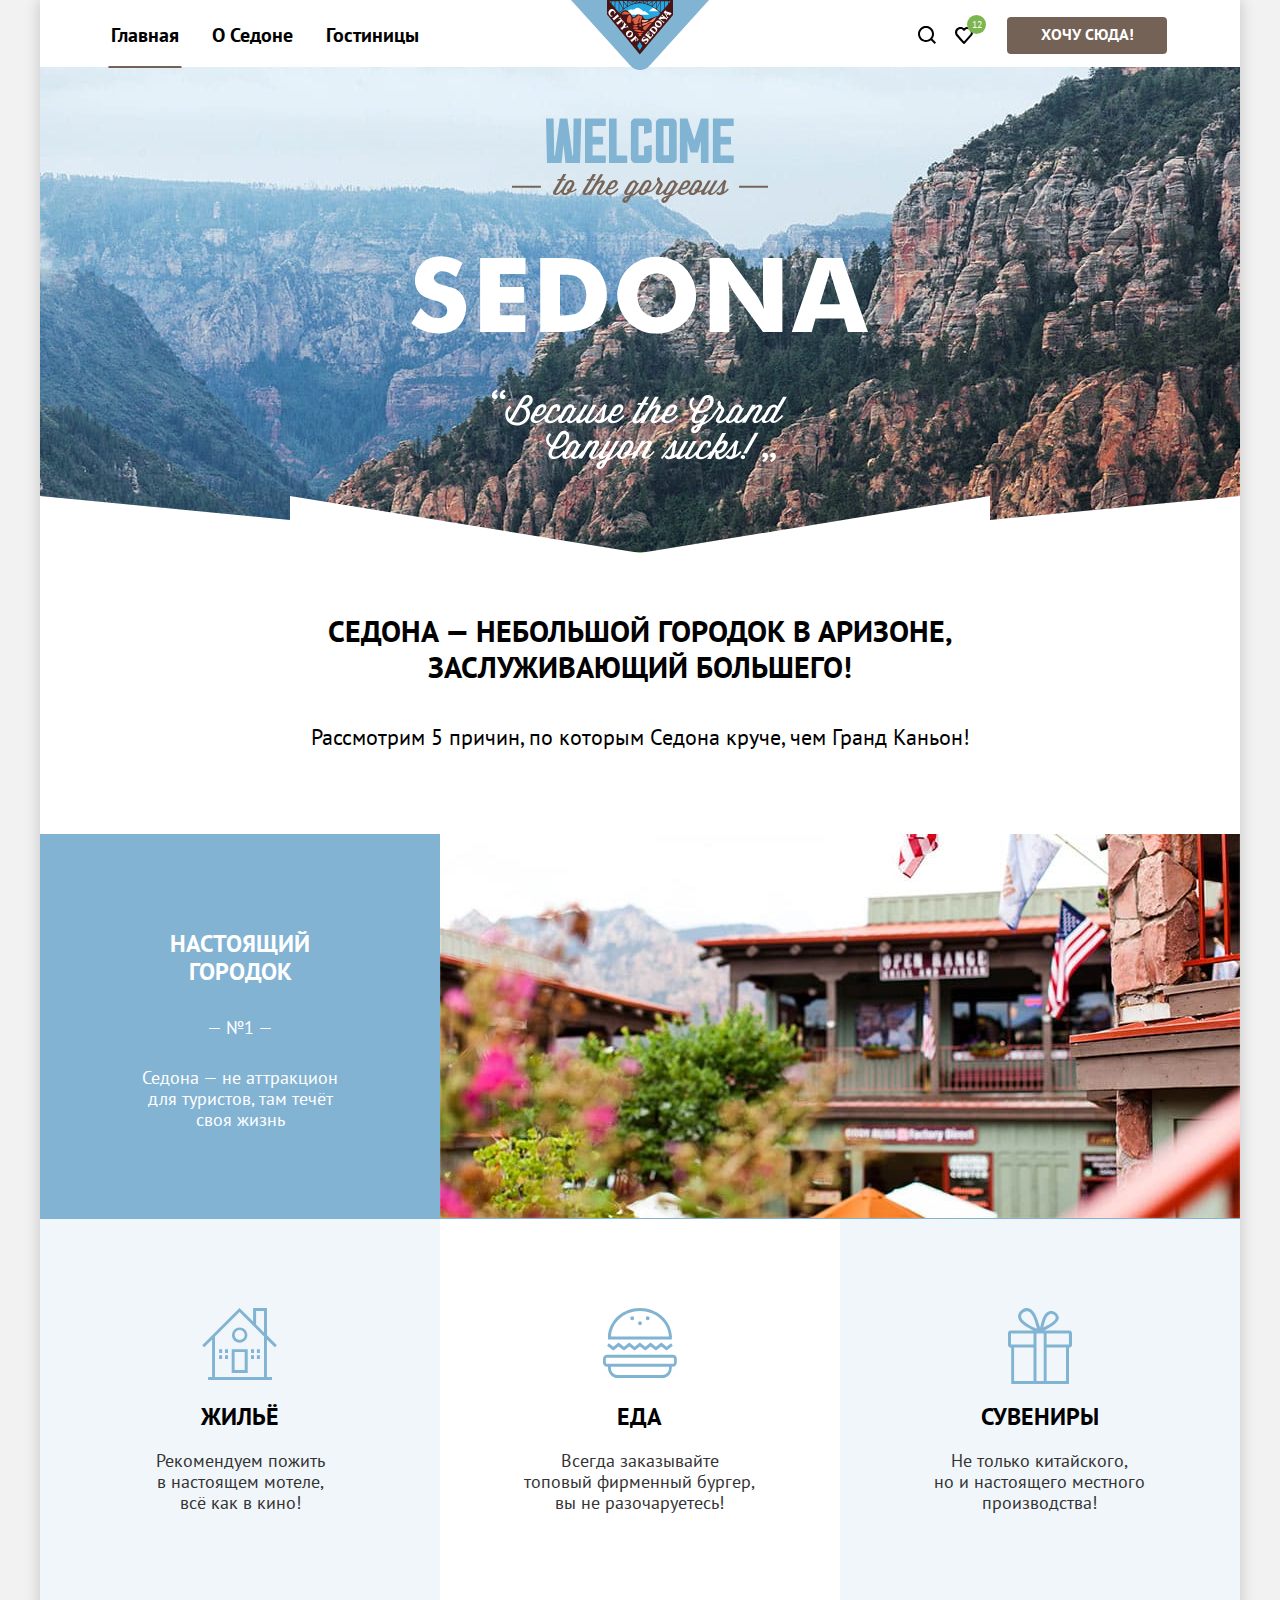
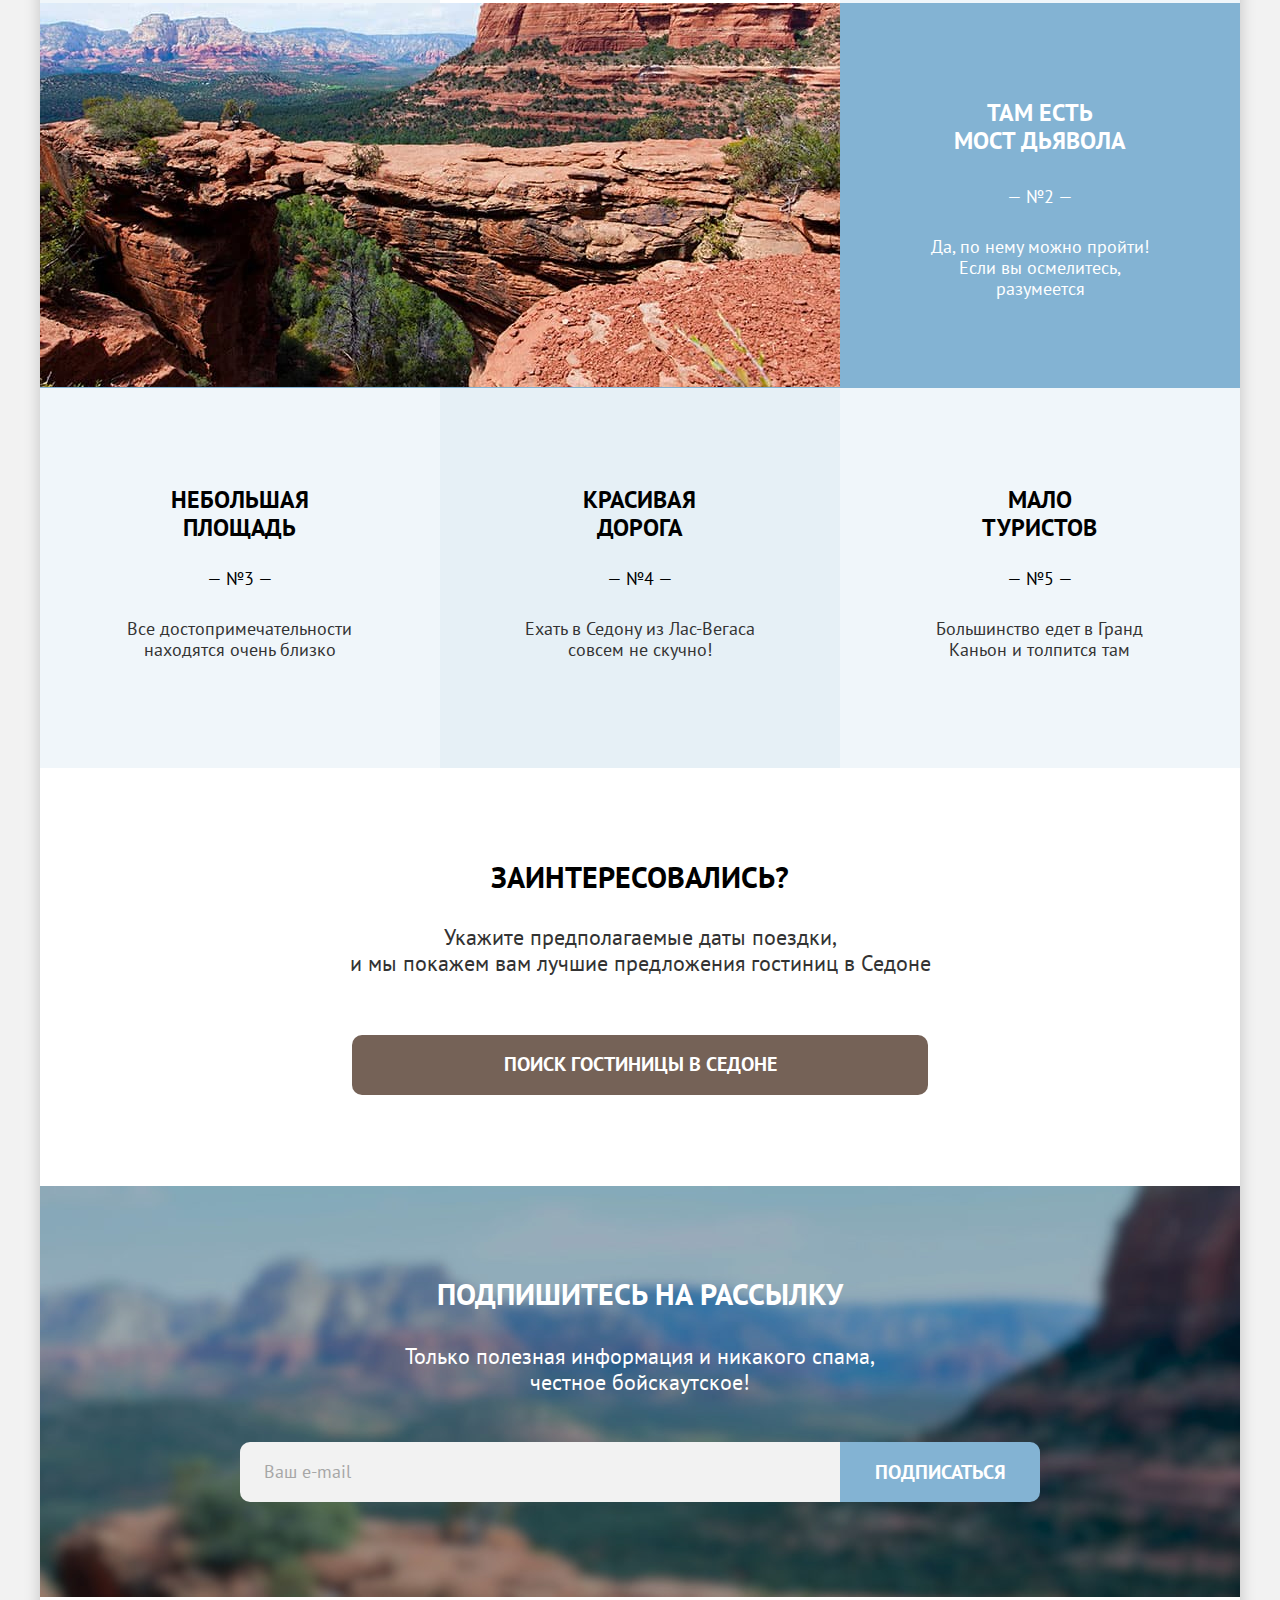
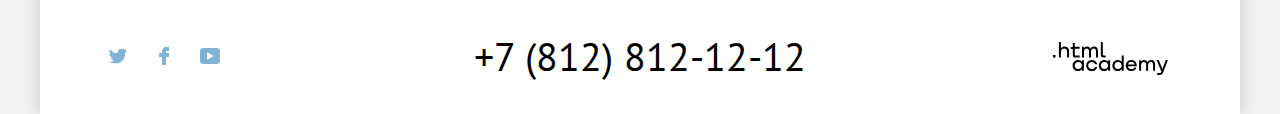
<file: index.html>
<!DOCTYPE html>
<html lang="ru">
  <head>
    <meta charset="utf-8">
    <title>HTML Academy: Седона</title>
    <link rel="stylesheet" href="css/style.css" type="text/css">
    <link rel="icon" type="image/png" sizes="32x32" href="img/favicon.png">
  </head>
  <body>
    <div class="div-container">
      <header class="page-header">
        <nav class="navigation">
          <ul class="navigation-list clear-list">
            <li class="navigation-item">
              <a class="navigation-link navigation-link-current clear-text-link">Главная</a>
            </li>
            <li class="navigation-item">
              <a class="navigation-link clear-text-link" href="#">О Седоне</a>
            </li>
            <li class="navigation-item">
              <a class="navigation-link clear-text-link" href="catalog.html">Гостиницы</a>
            </li>
          </ul>
          <a href="index.html" class="sedona-logo">
            <img src="img/sedona.svg" alt="Логотип Sedona" width="138" height="70">
          </a>
          <ul class="navigation-user clear-list">
            <li class="user-item">
              <a class="user-link" href="#">
                <svg class="navigation-icon" aria-hidden="true" focusable="false" width="18" height="18" viewBox="0 0 18 18" xmlns="http://www.w3.org/2000/svg">
                  <path fill-rule="evenodd" clip-rule="evenodd" d="m18 16.5-3.7-3.7c1-1.3 1.7-3 1.7-4.9 0-4.4-3.6-8-8-8S0 3.6 0 8c0 4.4 3.6 8 8 8 1.8 0 3.5-.6 4.9-1.7l3.7 3.7 1.4-1.5ZM8 14c-3.3 0-6-2.7-6-6s2.7-6 6-6 6 2.7 6 6-2.7 6-6 6Z"/>
                </svg>
                <span class="visually-hidden">
                  Поиск
                </span>
              </a>
            </li>
            <li class="user-item">
              <a class="user-link" href="#">
                <svg class="navigation-icon" width="18" height="17" viewBox="0 0 18 17" xmlns="http://www.w3.org/2000/svg">
                    <path fill-rule="evenodd" clip-rule="evenodd" d="M8.9 17C8.6 17 8.3 16.9 8.1 16.6C2.7 10.5 1.4 9.1 1.1 8.7C0.4 7.8 0 6.6 0 5.4C0 2.4 2.4 0 5.5 0C6.8 0 8 0.5 9 1.3C10 0.5 11.3 0 12.5 0C15.5 0 18 2.4 18 5.4C18 6.7 17.5 7.9 16.7 8.8L9.7 16.7C9.5 16.9 9.3 17 8.9 17ZM2.9 7.5C3.2 7.9 6.4 11.5 9 14.4L15.2 7.4C15.7 6.9 15.9 6.2 15.9 5.4C15.9 3.6 14.4 2.1 12.6 2.1C11.6 2.1 10.6 2.6 9.9 3.4C9.6 3.7 9.3 3.8 9 3.8C8.7 3.8 8.4 3.6 8.2 3.4C7.5 2.6 6.5 2.1 5.5 2.1C3.7 2.1 2.2 3.6 2.2 5.4C2.1 6.3 2.5 7 2.9 7.5C2.8 7.5 2.8 7.5 2.9 7.5Z"/>
                </svg>
                <p class="quantity-icon">12</p>
                <span class="visually-hidden">
                  Избранное
                </span>
              </a>

              <!--Для открытия popover удалить класс popover-closed-->
              <div class="popover popover-closed">
                <div class="popover-content">
                  <ul class="favourite-items-list">
                    <li class="favourite-item">
                      <div class="favourite-description-box">
                        <img src="img/hotel-desert-small.jpg" alt="Desert" width="48" height="48">
                        <p class="popover-text favourite-hotel-name">Desert Quail Inn</p>
                        <p class="popover-text favourite-hotel-type">Мотель</p>
                      </div>
                      <button class="favourite-item-btn" type="button">
                        <span class="visually-hidden">удалить из избранного</span>
                      </button>
                    </li>
                    <li class="favourite-item">
                      <div class="favourite-description-box">
                        <img src="img/hotel-villas-small.jpg" alt="Desert" width="48" height="48">
                        <p class="popover-text favourite-hotel-name">Villas at Poco Diablo</p>
                        <p class="popover-text favourite-hotel-type">Апартаменты</p>
                      </div>
                      <button class="favourite-item-btn" type="button" >
                        <span class="visually-hidden">удалить из избранного</span>
                      </button>
                    </li>
                  </ul>
                  <button class=" btn popover-all-btn">все избранные
                    <span class="visually-hidden">все избранные</span>
                  </button>
                </div>
              </div>
            </li>
            <li class="user-order-button">
              <a class="btn btn-header clear-text-link" href="#"> Хочу сюда!</a>
            </li>
          </ul>
        </nav>
      </header>
      
      <main>
        <div class="comparing-block">
          <img class="comparing-img" src="img/welcome.svg" alt="Welcome" width="458" height="352">
        </div>
        <section class="main-intro">
          <h1 class="comparing-title">
            Седона — небольшой городок в Аризоне, заслуживающий большего!
          </h1>
          <p class="comparing-text">
            Рассмотрим 5 причин, по которым Седона круче, чем Гранд Каньон!
          </p>
        </section>

        <section class="main-advantages">
          <ul class="advantages-list clear-list">
            <li class="advantages-item advantages-item-blue">
              <div class="advantages-container advantages-container-blue">
                <h3 class="advantages-title">Настоящий городок</h3>
                <span>— №1 —</span>
                <p class="advantages-text">
                  Седона — не аттракцион для туристов, там течёт своя жизнь
                </p>
              </div>
              <img src="img/town.jpg" alt="Настоящий городок" width="800" height="384">
            </li>
            <li class="advantages-item advantages-item-grey advantages-item-house advantages-item-icons">
              <div class="advantages-container advantages-container-icon">
                <h3 class="advantages-title">Жильё</h3>
                <p class="advantages-text">
                  Рекомендуем пожить <br> в настоящем мотеле, <br> всё как в кино!
                </p>
              </div>
            </li>
            <li class="advantages-item advantages-item-white advantages-item-burger advantages-item-icons">
              <div class="advantages-container advantages-container-icon">
                <h3 class="advantages-title">Еда</h3>
                <p class="advantages-text">
                  Всегда заказывайте <br> топовый фирменный бургер, <br> вы не разочаруетесь!
                </p>
              </div>
            </li>
            <li class="advantages-item advantages-item-grey advantages-item-gift advantages-item-icons">
              <div class="advantages-container advantages-container-icon">
                <h3 class="advantages-title">Сувениры</h3>
                <p class="advantages-text">
                  Не только китайского, <br> но и настоящего местного <br> производства!
                </p>
              </div>
            </li>
            <li class="advantages-item advantages-item-blue">
              <img src="img/canyon.jpg" alt="Мост дьявола" width="800" height="384">
              <div class="advantages-container advantages-container-blue">
                <h3 class="advantages-title">Там есть <br> мост дьявола</h3>
                <span>— №2 —</span>
                <p class="advantages-text">
                  Да, по нему можно пройти! Если вы осмелитесь, разумеется
                </p>
              </div>
            </li>
            <li class="advantages-item advantages-item-grey">
              <div class="advantages-container">
                <h3 class="advantages-title advantages-title-margin">Небольшая площадь</h3>
                <span class="advantages-number">— №3 —</span>
                <p class="advantages-text">
                  Все достопримечательности находятся очень близко
                </p>
              </div>
            </li>
            <li class="advantages-item advantages-item-semiblue">
              <div class="advantages-container">
                <h3 class="advantages-title advantages-title-margin">Красивая <br> дорога</h3>
                <span class="advantages-number">— №4 —</span>
                <p class="advantages-text">
                  Ехать в Седону из Лас-Вегаса совсем не скучно!
                </p>
              </div>
            </li>
            <li class="advantages-item advantages-item-grey">
              <div class="advantages-container">
                <h3 class="advantages-title advantages-title-margin">Мало <br> туристов</h3>
                <span class="advantages-number">— №5 —</span>
                <p class="advantages-text">
                  Большинство едет в Гранд Каньон и толпится там
                </p>
              </div>
            </li>
          </ul>
        </section>

        <section class="main-recording">
          <h2 class="recording-title">Заинтересовались?</h2>
          <p class="recording-text">
            Укажите предполагаемые даты поездки,<br>
            и мы покажем вам лучшие предложения гостиниц в Седоне
          </p>
          <a class="btn btn-recording clear-text-link" href="#">Поиск гостиницы в Седоне</a>
        </section>

        <section class="subscription-block main-subscription">
          <h2 class="subscription-title main-subscription-text">Подпишитесь на рассылку</h2>
          <p class="subscription-text main-subscription-text">
            Только полезная информация и никакого спама, <br> честное бойскаутское!
          </p>
          <form class="newsletter-form" action="https://echo.htmlacademy.ru" method="post">
            <label class="visually-hidden" for="newsletter-email">Введите e-mail:</label>
            <!--для input добавить класс newsletter-input-invalid для случая ошибки-->
            <input class="newsletter-input" placeholder="Ваш e-mail" type="email" name="newsletter-email" 
            id="newsletter-email" required>
            <button class="btn btn-newsletter" type="submit">
              <span class="subscribe">Подписаться</span>
            </button>
          </form>
        </section>
      </main>

      <footer class="page-footer">
        <ul class="footer-list clear-list">
          <li class="footer-item">
            <a class="footer-link" href="https://twitter.com/htmlacademy_ru">
              <svg class="social-icon" width="18" height="15" xmlns="http://www.w3.org/2000/svg">
                <path d="M11.6.2c1.8-.5 3.2.3 3.8 1.2.7-.2 1.4-.5 2.1-.7 0 .9-.6 1.5-.9 1.8.7.1 1.4-.6 1.4-.6-.2 1-1.1 1.8-1.7 2C16.1 10.7 13 15.1 5.7 15h-.5c-.4 0-4.4-.5-5.2-1.9 2.4.2 4.1-.4 5-1.2-1-.3-2.9-.4-3.2-2.9.4.1.6.2 1.3.1C1.8 8.3.4 7.5.5 5.3c.3.3 1.1.5 1.4.5C1.1 5.6-.2 2.5.9.9c1.9 1.9 4 3.6 7.6 3.8C8.7 2.3 9.7.8 11.6.2Z"/>
              </svg>
              <span class="visually-hidden">Twitter</span>
            </a>
          </li>
          <li class="footer-item">
            <a class="footer-link" href="https://www.facebook.com/htmlacademy">
              <svg class="social-icon" width="10" height="18" xmlns="http://www.w3.org/2000/svg">
                <path d="M7 0C4.8 0 3 1.8 3 4v2H0v4h3v8h4v-8h3V6H7V4h3V0H7Z"/>
              </svg>
              <span class="visually-hidden">Facebook</span>
            </a>
          </li>
          <li class="footer-item">
            <a class="footer-link" href="https://www.youtube.com/c/HTMLAcademyRUS">
              <svg class="social-icon" aria-hidden="true" focusable="false" width="20" height="16" xmlns="http://www.w3.org/2000/svg">
                <path fill-rule="evenodd" clip-rule="evenodd" d="M17 0H2.9C1.2 0 0 1.5 0 3.2v9.5C0 14.5 1.2 16 2.9 16h14.3c1.5 0 2.9-1.5 2.9-3.2V3.2C19.9 1.5 18.7 0 17 0ZM7 11.8V4.2L13.7 8 7 11.8Z"/>
              </svg>
              <span class="visually-hidden">YouTube</span>
            </a>
          </li>
        </ul>
        <address class="footer-tel">
          <a href="tel:+78128121212" class="tel-link clear-text-link">+7 (812) 812-12-12</a>
        </address>
        <p class="academy-box">
          <a class="academy-link" href="https://htmlacademy.ru">
            <svg aria-hidden="true" focusable="false" width="115" height="33" xmlns="http://www.w3.org/2000/svg">
              <path fill-rule="evenodd" clip-rule="evenodd" d="M0 12.9v2.6h2.5v-2.6H0ZM11.6 4.5c-1.6 0-2.8.7-3.6 1.7h-.1V0h-2v15.5h2v-5.3c0-2.1 1.3-3.6 3.3-3.6 1.8 0 2.9 1.4 2.9 3.2v5.7h2V9.4c.1-3-1.8-4.9-4.5-4.9ZM26.6 4.8h-4.8V1.1h-2v3.8h-1.9v2h1.9v6c0 1.7 1 2.7 2.7 2.7h4.1v-2h-3.7c-.7 0-1.1-.4-1.1-1.1V6.8h4.8v-2ZM41.1 4.6c-1.6 0-2.9.8-3.5 2.1h-.1c-.6-1.2-1.8-2.1-3.4-2.1-1.4 0-2.5.8-3.1 1.8h-.1V4.8H29v10.6h2V10c0-2 1-3.5 2.6-3.5 1.5 0 2.4 1 2.4 2.6v6.3h2V9.8c0-2.4 1.4-3.3 2.6-3.3 1.5 0 2.4 1 2.4 2.6v6.3h2V8.9c.1-2.5-1.4-4.3-3.9-4.3ZM47.8 12.7c0 1.7 1 2.7 2.8 2.7h2v-2h-1.7c-.7 0-1.1-.4-1.1-1.1V0h-2v12.7ZM28.9 19.7c-.9-1.1-2.2-1.8-3.9-1.8-3.1 0-5.4 2.3-5.4 5.6s2.3 5.6 5.4 5.6c1.8 0 3-.8 3.8-1.9h.1v1.6h2V18.2h-2v1.5Zm-3.6 7.4c-2.2 0-3.6-1.6-3.6-3.6s1.4-3.6 3.6-3.6 3.6 1.6 3.6 3.6c0 1.9-1.4 3.6-3.6 3.6ZM44.2 22c-.5-2.4-2.6-4.1-5.4-4.1a5.4 5.4 0 0 0-5.6 5.6c0 3.1 2.2 5.6 5.6 5.6 2.8 0 4.9-1.8 5.4-4.2h-2.1a3.4 3.4 0 0 1-3.3 2.3c-2.2 0-3.6-1.6-3.6-3.6s1.4-3.6 3.6-3.6c1.6 0 2.8 1 3.3 2.2h2.1V22ZM55.1 19.7c-.9-1.1-2.2-1.8-3.9-1.8-3.1 0-5.4 2.3-5.4 5.6s2.3 5.6 5.4 5.6c1.8 0 3-.8 3.8-1.9h.1v1.6h2V18.2h-2v1.5Zm-3.6 7.4c-2.2 0-3.6-1.6-3.6-3.6s1.4-3.6 3.6-3.6 3.6 1.6 3.6 3.6c0 1.9-1.5 3.6-3.6 3.6ZM68.7 19.8c-.9-1.1-2.2-1.9-3.9-1.9-3.1 0-5.4 2.3-5.4 5.6s2.2 5.6 5.4 5.6c1.7 0 3-.8 3.8-1.8h.1v1.5h2V13.4h-2v6.4Zm-3.6 7.3c-2.2 0-3.6-1.6-3.6-3.6s1.4-3.6 3.6-3.6 3.6 1.6 3.6 3.6c-.1 2-1.5 3.6-3.6 3.6ZM78.3 17.9c-3.3 0-5.5 2.5-5.5 5.6 0 3 2.1 5.6 5.5 5.6 2.5 0 4.5-1.3 5.2-3.6h-2.1c-.5 1-1.6 1.6-3 1.6-1.9 0-3.3-1.3-3.4-2.9h8.8c.2-3.6-2-6.3-5.5-6.3Zm0 1.9c1.7 0 3 1 3.3 2.6h-6.5c.3-1.5 1.5-2.6 3.2-2.6ZM98.2 17.9c-1.6 0-2.9.8-3.6 2h-.1c-.6-1.2-1.8-2-3.4-2-1.4 0-2.5.7-3.1 1.8v-1.5h-1.9v10.6h2v-5.4c0-2 1-3.4 2.6-3.5 1.5 0 2.4 1 2.4 2.6v6.3h2v-5.6c0-2.4 1.4-3.3 2.6-3.3 1.5 0 2.4 1 2.4 2.6v6.3h2v-6.5c.1-2.6-1.4-4.4-3.9-4.4ZM109.4 27l-3.6-8.9h-2.2l4.8 11.6c-.3.9-.7 1.2-1.7 1.2h-2.5v2h2.5c1.8 0 2.8-.8 3.5-2.6l4.7-12.2h-2.1l-3.4 8.9Z"/>
            </svg>
          </a>
        </p>
      </footer>
    </div>

    <!--для открытия modal-box удалить класс modal-box-close-->
    <div class="modal-box modal-box-close">
      <div class="modal modal-recording">
        <div class="modal-header">
          <h2 class="modal-title">поиск гостиницы в седоне</h2>
          <button class="modal-close-btn">
            <span class="visually-hidden">закрыть окно регистрации</span>
          </button>
        </div>
        <form class="recoding-form" action="https://echo.htmlacademy.ru/" method="post">
          <fieldset class="recording-fieldset">
            <label class="recording-fieldset-label" for="arrival-date">Дата заезда:</label>
            <div class="recording-field-box">
              <input class="recording-field" type="text" id="arrival-date" name="arrival-date" value="27 апреля 2020">
              <button class="calendar-btn" type="button">
                <span class="visually-hidden">открыть календарь</span>
              </button>
            </div>
          </fieldset>
          <p class="underinput-text underinput-text-red">Мы не можем отправить вас в прошлое.</p>
          <fieldset class="recording-fieldset">
            <label class="recording-fieldset-label" for="departure-date">Дата выезда:</label>
            <div class="recording-field-box">
              <input class="recording-field" type="text" id="departure-date" name="departure-date" value="1 сентября 2021">
              <button class="calendar-btn" type="button">
                <span class="visually-hidden">открыть календарь</span>
              </button>
            </div>
          </fieldset>
          <p class="underinput-text underinput-text-dark">На эти даты есть свободные номера. Пока есть.</p>
          <fieldset class="recording-fieldset">
            <label class="recording-fieldset-label" for="aged-quantity">Взрослые:</label>
            <div class="recording-btn-box recording-btn-box-left">
              <button class="plus-minus-btn minus-btn" type="button">
                <span class="visually-hidden">уменьшить</span>
              </button>
            </div>
            <input class="recording-field small-recording-field" type="number" id="aged-quantity" name="aged-quantity" value="2">
            <div class="recording-btn-box recording-btn-box-right">
              <button class="plus-minus-btn plus-btn" type="button">
                <span class="visually-hidden">увеличить</span>
              </button>
            </div>
            <label class="recording-fieldset-label recording-fieldset-label-center" for="children-quantity">
              Дети:
            </label>
            <div class="recording-fieldset-label-info">
              <span>i</span>
              <div class="recording-popover">
                Укажите количество детей, которые будут с вами,
                возраст которых от 6 до 18 лет. 
                Дети до 6 лет размещаются бесплатно.
              </div>
            </div>
            <div class="recording-btn-box recording-btn-box-left">
              <button class="plus-minus-btn minus-btn" type="button">
                <span class="visually-hidden">уменьшить</span>
              </button>
            </div>
            <input class="recording-field small-recording-field" type="number" id="children-quantity" name="children-quantity" value="1">
            <div class="recording-btn-box recording-btn-box-right">
              <button class="plus-minus-btn plus-btn" type="button">
                <span class="visually-hidden">увеличить</span>
              </button>
            </div>
          </fieldset>
          <button class="btn modal-search-btn" type="submit">найти</button>
        </form>
      </div>
    </div>
  </body>
</html>
</file>
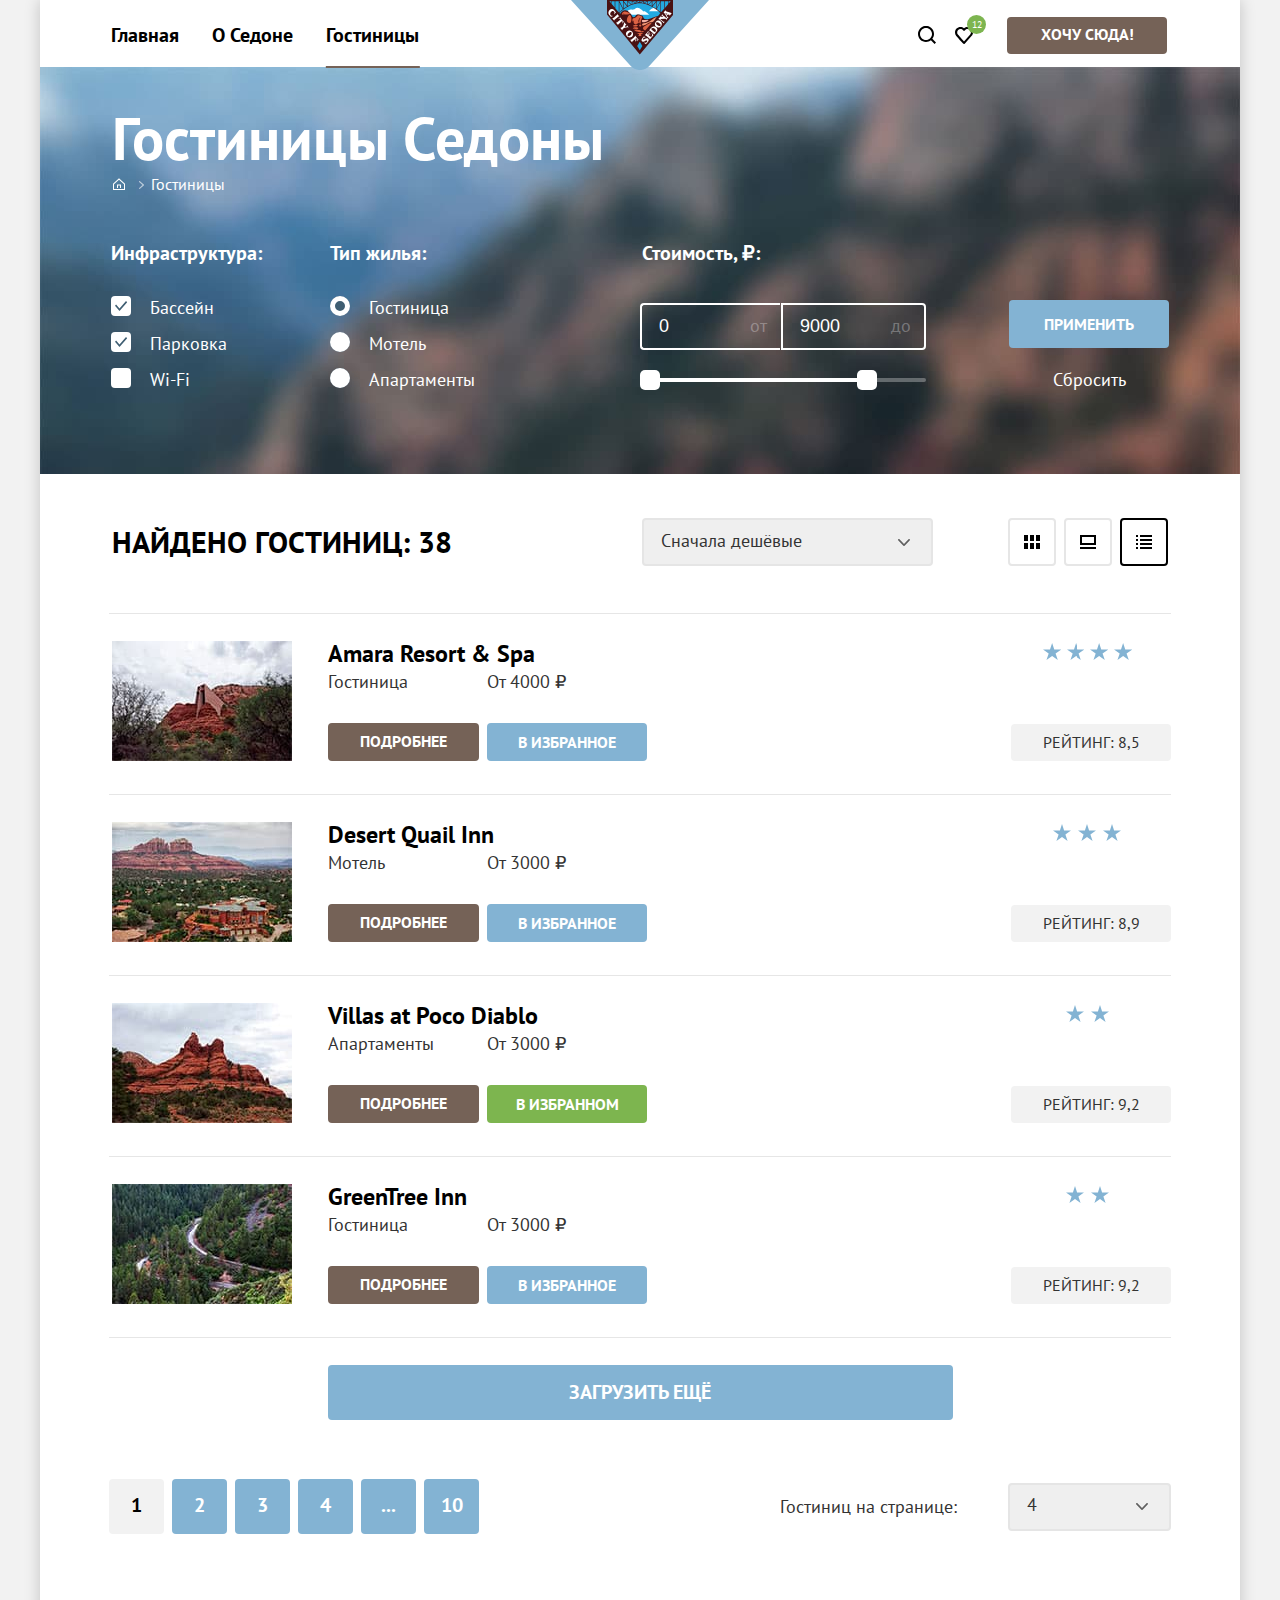
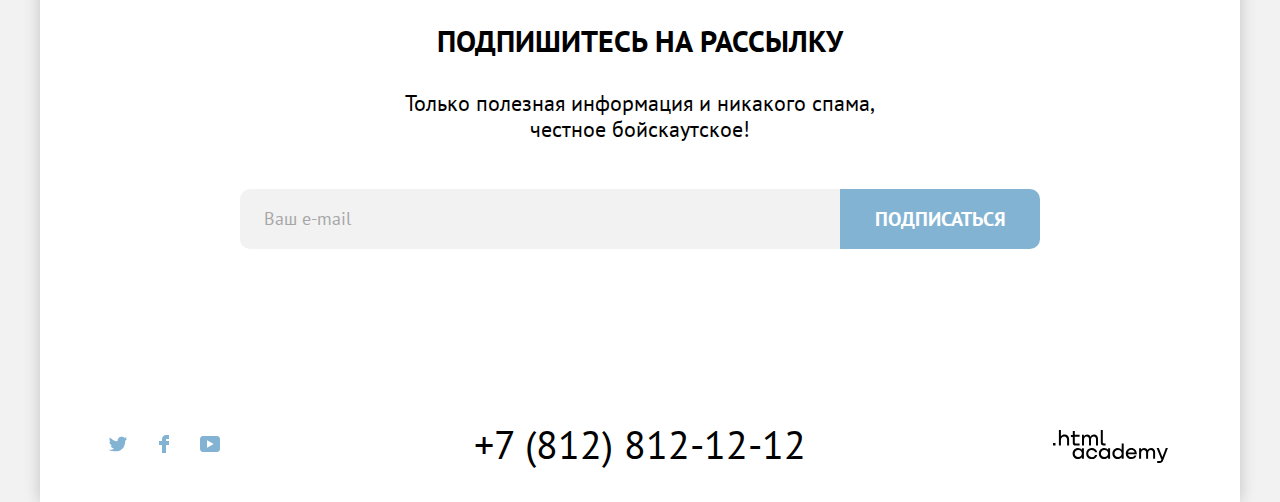
<file: catalog.html>
<!DOCTYPE html>
<html lang="ru">
  <head>
    <meta charset="utf-8">
    <title>HTML Academy: Седона-каталог</title>
    <link rel="stylesheet" href="css/style.css" type="text/css">
    <link rel="icon" type="image/png" sizes="32x32" href="img/favicon.png">
  </head>
  <body>
    <div class="div-container">
      <header class="page-header">
        <nav class="navigation">
          <ul class="navigation-list clear-list">
            <li class="navigation-item">
              <a class="navigation-link clear-text-link" href="index.html">Главная</a>
            </li>
            <li class="navigation-item">
              <a class="navigation-link clear-text-link" href="#">О Седоне</a>
            </li>
            <li class="navigation-item">
              <a class="navigation-link navigation-link-current clear-text-link">Гостиницы</a>
            </li>
          </ul>
          <a href="index.html" class="sedona-logo">
            <img src="img/sedona.svg" alt="Логотип Sedona" width="138" height="70">
          </a>
          <ul class="navigation-user clear-list">
            <li class="user-item">
              <a class="user-link" href="#">
                <svg class="navigation-icon" aria-hidden="true" focusable="false" width="18" height="18" viewBox="0 0 18 18" xmlns="http://www.w3.org/2000/svg">
                  <path fill-rule="evenodd" clip-rule="evenodd" d="m18 16.5-3.7-3.7c1-1.3 1.7-3 1.7-4.9 0-4.4-3.6-8-8-8S0 3.6 0 8c0 4.4 3.6 8 8 8 1.8 0 3.5-.6 4.9-1.7l3.7 3.7 1.4-1.5ZM8 14c-3.3 0-6-2.7-6-6s2.7-6 6-6 6 2.7 6 6-2.7 6-6 6Z"/>
                </svg>
                <span class="visually-hidden">
                  Поиск
                </span>
              </a>
            </li>
            <li class="user-item">
              <a class="user-link" href="#">
                <svg class="navigation-icon" width="18" height="17" viewBox="0 0 18 17" xmlns="http://www.w3.org/2000/svg">
                    <path fill-rule="evenodd" clip-rule="evenodd" d="M8.9 17C8.6 17 8.3 16.9 8.1 16.6C2.7 10.5 1.4 9.1 1.1 8.7C0.4 7.8 0 6.6 0 5.4C0 2.4 2.4 0 5.5 0C6.8 0 8 0.5 9 1.3C10 0.5 11.3 0 12.5 0C15.5 0 18 2.4 18 5.4C18 6.7 17.5 7.9 16.7 8.8L9.7 16.7C9.5 16.9 9.3 17 8.9 17ZM2.9 7.5C3.2 7.9 6.4 11.5 9 14.4L15.2 7.4C15.7 6.9 15.9 6.2 15.9 5.4C15.9 3.6 14.4 2.1 12.6 2.1C11.6 2.1 10.6 2.6 9.9 3.4C9.6 3.7 9.3 3.8 9 3.8C8.7 3.8 8.4 3.6 8.2 3.4C7.5 2.6 6.5 2.1 5.5 2.1C3.7 2.1 2.2 3.6 2.2 5.4C2.1 6.3 2.5 7 2.9 7.5C2.8 7.5 2.8 7.5 2.9 7.5Z"/>
                </svg>
                <p class="quantity-icon">12</p>
                <span class="visually-hidden">
                  Избранное
                </span>
              </a>
            </li>
            <li class="user-order-button">
              <a class="btn btn-header clear-text-link" href="#"> Хочу сюда!</a>
            </li>
          </ul>
        </nav>
      </header>

      <main class="main-inner">
        <div class="filters-container">
          <header class="inner-header">
            <h1 class="inner-header-title">Гостиницы Седоны</h1>
            <ul class="breadcrumbs clear-list">
              <li class="breadcrumbs-item-svg">
                <a class="breadcrumbs-link" href="index.html">
                  <svg width="12" height="12" fill="#ffffff" xmlns="http://www.w3.org/2000/svg">
                    <path d="M6 .3 0 5.8V12h12V5.8L6 .3ZM11 11H1V6.2l5-4.5 5 4.5V11Z"/>
                    <path d="M4 10h1V7.5h2V10h1V6.5H4V10Z"/>
                  </svg>
                  <span class="visually-hidden">
                    Главная
                  </span>  
                </a>
              </li>
              <li class="breadcrumbs-item">
                <a class="breadcrumbs-link hotels-link clear-text-link" href="#">Гостиницы</a>
              </li>
            </ul>
          </header>
          <section class="catalog-filters">
            <h2 class="visually-hidden">настройка фильтров каталога</h2>
            <form action="https://echo.htmlacademy.ru" method="get" class="filter-form" id="filter-form">
              <fieldset class="catalog-filter-group clear-fieldset">
                <legend class="catalog-filter-legend">Инфраструктура:</legend>
                <ul class="catalog-filter-list clear-list">
                  <li class="catalog-filter-item">
                    <label class="checkbox-btn">
                      <input class="visually-hidden" type="checkbox" name="pool" checked>
                      <span class="control-label">Бассейн</span>
                    </label>
                  </li>
                  <li class="catalog-filter-item">
                    <label class="checkbox-btn">
                      <input class="visually-hidden" type="checkbox" name="parking" checked>
                      <span class="control-label">Парковка</span>
                    </label>
                  </li>
                  <li class="catalog-filter-item">
                    <label class="checkbox-btn">
                      <input class="visually-hidden" type="checkbox" name="wi-fi">
                      <span class="control-label">Wi-Fi</span>
                    </label>
                  </li>
                </ul>
              </fieldset>

              <fieldset class="catalog-filter-group clear-fieldset">
                <legend class="catalog-filter-legend">Тип жилья:</legend>
                <ul class="catalog-filter-list clear-list">
                  <li class="catalog-filter-item">
                    <label class="radio-btn">
                      <input class="visually-hidden" type="radio" name="type-group" value="hotel" checked>
                      <span>Гостиница</span> 
                    </label>
                  </li>
                  <li class="catalog-filter-item">
                    <label class="radio-btn">
                      <input class="visually-hidden" type="radio" name="type-group" value="motel">
                      <span>Мотель</span>
                    </label>
                  </li>
                  <li class="catalog-filter-item">
                    <label class="radio-btn">
                      <input class="visually-hidden" type="radio" name="type-group" value="apartment">
                      <span>Апартаменты</span>
                    </label>
                  </li>
                </ul>
              </fieldset>

              <fieldset class="price-box">
                <legend class="price-box-legend">Стоимость, ₽:</legend>
                  <div class="range">
                    <div class="price-input-box">
                      <label class="price-filter-label">от
                        <input class="price-filter-input" type="number" name="min-price" value="0">
                      </label>
                      <label class="price-filter-label">до
                        <input class="price-filter-input" type="number" name="max-price" value="9000">
                      </label>
                    </div>

                    <div class="range-scale">
                      <div class="range-bar">
                        <button class="range-toggle toggle-min">
                          <span class="visually-hidden">Изменить минимальную цену.</span>
                        </button>
                        <button class="range-toggle toggle-max">
                          <span class="visually-hidden">Изменить максимальную цену.</span>
                        </button>
                      </div>
                    </div>
                  </div>  
              </fieldset>
              <div class="filter-buttons-box">
                <button class="btn btn-catalog-filter" type="submit">Применить</button>
                <button class="btn btn-catalog-reset" type="reset">Сбросить</button>
              </div>
            </form>
          </section>
        </div>

        <section class="gallery-block">
          <div class="hotels-filter-box">
            <h2 class="sorting-title">Найдено гостиниц: 38</h2>
            <form class="sorting-form" action="https://echo.htmlacademy.ru" method="get">
              <label class="visually-hidden" for="sorting">Сортировка</label>
              <select class="select-control" id="sorting" name="sorting">
                <option value="popular">Сначала дешёвые</option>
                <option value="cheap">Сначала популярное</option>
                <option value="expensive">Сначала дорогое</option>
              </select>
              <button class="visually-hidden" type="button">Отсортировать</button>
            </form>

            <div class="modetype-box">
              <a href="#" class="btn-mini listmode-img">
                <span class="visually-hidden">Показать список</span>
              </a>
              <a href="#" class="btn-mini slidemode-img">
                <span class="visually-hidden">Показать слайд-шоу</span>
              </a>
              <a href="#" class="btn-mini-current cardmode-img">
                <span class="visually-hidden">Показать карточки</span>
              </a>
            </div>
          </div>

          <ul class="hotel-list clear-list">
            <li class="hotel-card">
              <a href="#" class="hotel-photo-link">
                <img class="hotel-photo" src="img/hotel-amara.jpg" alt="Amara" width="180" height="120">
              </a>
              <div class="hotel-info-box">
                <a href="#" class="catalog-title-link clear-text-link">
                  Amara Resort & Spa
                </a>
                <div class="card-undertitle-box">
                  <p class="hotel-type">Гостиница</p>
                  <p class="hotel-price">От 4000 ₽</p>
                  <a class="btn catalog-info-btn clear-text-link" href="#">Подробнее</a>
                  <button class="btn btn-select" type="button">В избранное</button>
                </div>
              </div>
              <div class="rating-box">
                <div class="rating-stars" data-stars="4">
                    <span class="visually-hidden">4 звезды</span>
                </div>
                <p class="social-rating-text">Рейтинг: 8,5</p>
              </div>
            </li>

            <li class="hotel-card">
              <a href="#" class="hotel-photo-link">
                <img class="hotel-photo" src="img/hotel-desert.jpg" alt="Desert" width="180" height="120">
              </a>
              <div class="hotel-info-box">
                <a href="#" class="catalog-title-link clear-text-link">
                  Desert Quail Inn
                </a>
                <div class="card-undertitle-box">
                  <p class="hotel-type">Мотель</p>
                  <p class="hotel-price">От 3000 ₽</p>
                  <a class="btn catalog-info-btn clear-text-link" href="#">Подробнее</a>
                  <button class="btn btn-select" type="button">В избранное</button>
                </div>
              </div>
              <div class="rating-box">
                <div class="rating-stars" data-stars="3">
                  <span class="visually-hidden">3 звезды</span>
                </div>
                <p class="social-rating-text">Рейтинг: 8,9</p>
              </div>
            </li>

            <li class="hotel-card">
              <a href="#" class="hotel-photo-link"> 
                <img class="hotel-photo" src="img/hotel-villas.jpg" alt="Villas" width="180" height="120">
              </a>
              <div class="hotel-info-box">
                <a href="#" class="catalog-title-link clear-text-link">
                  Villas at Poco Diablo
                </a>
                <div class="card-undertitle-box">
                  <p class="hotel-type">Апартаменты</p>
                  <p class="hotel-price">От 3000 ₽</p>
                  <a class="btn catalog-info-btn clear-text-link" href="#">Подробнее</a>
                  <button class="btn btn-chosen" type="button">В избранном</button>
                </div>
              </div>
              <div class="rating-box">
                <div class="rating-stars" data-stars="2">
                  <span class="visually-hidden">2 звезды</span>
                </div>
                <p class="social-rating-text">Рейтинг: 9,2</p>
              </div>
            </li>

            <li class="hotel-card">
              <a href="#" class="hotel-photo-link">
                <img class="hotel-photo" src="img/hotel-greentree.jpg" alt="GreenTree" width="180" height="120">
              </a>
              <div class="hotel-info-box">
                <a href="#" class="catalog-title-link clear-text-link">
                  GreenTree Inn
                </a>
                <div class="card-undertitle-box">
                  <p class="hotel-type">Гостиница</p>
                  <p class="hotel-price">От 3000 ₽</p>
                  <a class="btn catalog-info-btn clear-text-link" href="#">Подробнее</a>
                  <button class="btn btn-select" type="button">В избранное</button>
                </div>  
              </div>
              <div class="rating-box">
                <div class="rating-stars" data-stars="2">
                  <span class="visually-hidden">2 звезды</span>
                  
                </div>
                <p class="social-rating-text">Рейтинг: 9,2</p>
              </div>
            </li>
          </ul>

          <a class="btn btn-load-more clear-text-link" href="#">Загрузить ещё</a>

          <div class="pagination-box">
            <ul class="pagination-list clear-list">
              <li class="pagination-item">
                <a class="btn btn-pagination btn-pagination-current">1</a>
              </li>
              <li class="pagination-item">
                <a class="btn-pagination clear-text-link" href="#">2</a>
              </li>
              <li class="pagination-item">
                <a class="btn-pagination clear-text-link" href="#">3</a>
              </li>
              <li class="pagination-item">
                <a class="btn-pagination clear-text-link" href="#">4</a>
              </li>
              <li class="pagination-item">
                <a class="btn-pagination clear-text-link" href="#">...</a>
              </li>
              <li class="pagination-item">
                <a class="btn-pagination clear-text-link" href="#">10</a>
              </li>
            </ul>
            
            <div class="pages-quantity-box">
              <p class="select-quantity-label">Гостиниц на странице:</p>
              <form class="sorting-form" action="https://echo.htmlacademy.ru">
                <label class="visually-hidden" for="pages-quantity">Гостиниц на странице:</label>
                <select class="select-control select-quantity" name="pages-quantity" id="pages-quantity">
                  <option value="4">4</option>
                  <option value="8">8</option>
                </select>
                <button class="visually-hidden" type="button">Отправить</button>
              </form>
            </div>
          </div>
        </section>
      
        <section class="subscription-block catalog-subscription">
          <h2 class="subscription-title catalog-subscription-title">Подпишитесь на рассылку</h2>
          <p class="subscription-text catalog-subscription-text">
            Только полезная информация и никакого спама, <br> честное бойскаутское!
          </p>
          <form class="newsletter-form catalog-newsletter-form" action="https://echo.htmlacademy.ru" method="post">
            <label class="visually-hidden" for="newsletter-email">Введите e-mail:</label>
            <input class="newsletter-input" placeholder="Ваш e-mail" type="email" name="newsletter-email" id="newsletter-email" required>
            <button class="btn btn-newsletter" type="submit">
              Подписаться
            </button>
          </form>
        </section>
      </main>

      <footer class="page-footer">
        <ul class="footer-list clear-list">
          <li class="footer-item">
            <a class="footer-link" href="https://twitter.com/htmlacademy_ru">
              <svg class="social-icon" width="18" height="15" xmlns="http://www.w3.org/2000/svg">
                <path d="M11.6.2c1.8-.5 3.2.3 3.8 1.2.7-.2 1.4-.5 2.1-.7 0 .9-.6 1.5-.9 1.8.7.1 1.4-.6 1.4-.6-.2 1-1.1 1.8-1.7 2C16.1 10.7 13 15.1 5.7 15h-.5c-.4 0-4.4-.5-5.2-1.9 2.4.2 4.1-.4 5-1.2-1-.3-2.9-.4-3.2-2.9.4.1.6.2 1.3.1C1.8 8.3.4 7.5.5 5.3c.3.3 1.1.5 1.4.5C1.1 5.6-.2 2.5.9.9c1.9 1.9 4 3.6 7.6 3.8C8.7 2.3 9.7.8 11.6.2Z"/>
              </svg>
              <span class="visually-hidden">Twitter</span>  
            </a>
          </li>
          <li class="footer-item">
            <a class="footer-link" href="https://www.facebook.com/htmlacademy">
              <svg class="social-icon" width="10" height="18" xmlns="http://www.w3.org/2000/svg">
                <path d="M7 0C4.8 0 3 1.8 3 4v2H0v4h3v8h4v-8h3V6H7V4h3V0H7Z"/>
              </svg>
              <span class="visually-hidden">Facebook</span> 
            </a>
          </li>
          <li class="footer-item">
            <a class="footer-link" href="https://www.youtube.com/c/HTMLAcademyRUS">
              <svg class="social-icon" aria-hidden="true" focusable="false" width="20" height="16" xmlns="http://www.w3.org/2000/svg">
                <path fill-rule="evenodd" clip-rule="evenodd" d="M17 0H2.9C1.2 0 0 1.5 0 3.2v9.5C0 14.5 1.2 16 2.9 16h14.3c1.5 0 2.9-1.5 2.9-3.2V3.2C19.9 1.5 18.7 0 17 0ZM7 11.8V4.2L13.7 8 7 11.8Z"/>
              </svg>
              <span class="visually-hidden">YouTube</span> 
            </a>
          </li>
        </ul>
        <address class="footer-tel">
          <a href="tel:+78128121212" class="tel-link clear-text-link">+7 (812) 812-12-12</a>
        </address>
        <p class="academy-box">
          <a class="academy-link" href="https://htmlacademy.ru">
            <svg aria-hidden="true" focusable="false" width="115" height="33" xmlns="http://www.w3.org/2000/svg">
              <path fill-rule="evenodd" clip-rule="evenodd" d="M0 12.9v2.6h2.5v-2.6H0ZM11.6 4.5c-1.6 0-2.8.7-3.6 1.7h-.1V0h-2v15.5h2v-5.3c0-2.1 1.3-3.6 3.3-3.6 1.8 0 2.9 1.4 2.9 3.2v5.7h2V9.4c.1-3-1.8-4.9-4.5-4.9ZM26.6 4.8h-4.8V1.1h-2v3.8h-1.9v2h1.9v6c0 1.7 1 2.7 2.7 2.7h4.1v-2h-3.7c-.7 0-1.1-.4-1.1-1.1V6.8h4.8v-2ZM41.1 4.6c-1.6 0-2.9.8-3.5 2.1h-.1c-.6-1.2-1.8-2.1-3.4-2.1-1.4 0-2.5.8-3.1 1.8h-.1V4.8H29v10.6h2V10c0-2 1-3.5 2.6-3.5 1.5 0 2.4 1 2.4 2.6v6.3h2V9.8c0-2.4 1.4-3.3 2.6-3.3 1.5 0 2.4 1 2.4 2.6v6.3h2V8.9c.1-2.5-1.4-4.3-3.9-4.3ZM47.8 12.7c0 1.7 1 2.7 2.8 2.7h2v-2h-1.7c-.7 0-1.1-.4-1.1-1.1V0h-2v12.7ZM28.9 19.7c-.9-1.1-2.2-1.8-3.9-1.8-3.1 0-5.4 2.3-5.4 5.6s2.3 5.6 5.4 5.6c1.8 0 3-.8 3.8-1.9h.1v1.6h2V18.2h-2v1.5Zm-3.6 7.4c-2.2 0-3.6-1.6-3.6-3.6s1.4-3.6 3.6-3.6 3.6 1.6 3.6 3.6c0 1.9-1.4 3.6-3.6 3.6ZM44.2 22c-.5-2.4-2.6-4.1-5.4-4.1a5.4 5.4 0 0 0-5.6 5.6c0 3.1 2.2 5.6 5.6 5.6 2.8 0 4.9-1.8 5.4-4.2h-2.1a3.4 3.4 0 0 1-3.3 2.3c-2.2 0-3.6-1.6-3.6-3.6s1.4-3.6 3.6-3.6c1.6 0 2.8 1 3.3 2.2h2.1V22ZM55.1 19.7c-.9-1.1-2.2-1.8-3.9-1.8-3.1 0-5.4 2.3-5.4 5.6s2.3 5.6 5.4 5.6c1.8 0 3-.8 3.8-1.9h.1v1.6h2V18.2h-2v1.5Zm-3.6 7.4c-2.2 0-3.6-1.6-3.6-3.6s1.4-3.6 3.6-3.6 3.6 1.6 3.6 3.6c0 1.9-1.5 3.6-3.6 3.6ZM68.7 19.8c-.9-1.1-2.2-1.9-3.9-1.9-3.1 0-5.4 2.3-5.4 5.6s2.2 5.6 5.4 5.6c1.7 0 3-.8 3.8-1.8h.1v1.5h2V13.4h-2v6.4Zm-3.6 7.3c-2.2 0-3.6-1.6-3.6-3.6s1.4-3.6 3.6-3.6 3.6 1.6 3.6 3.6c-.1 2-1.5 3.6-3.6 3.6ZM78.3 17.9c-3.3 0-5.5 2.5-5.5 5.6 0 3 2.1 5.6 5.5 5.6 2.5 0 4.5-1.3 5.2-3.6h-2.1c-.5 1-1.6 1.6-3 1.6-1.9 0-3.3-1.3-3.4-2.9h8.8c.2-3.6-2-6.3-5.5-6.3Zm0 1.9c1.7 0 3 1 3.3 2.6h-6.5c.3-1.5 1.5-2.6 3.2-2.6ZM98.2 17.9c-1.6 0-2.9.8-3.6 2h-.1c-.6-1.2-1.8-2-3.4-2-1.4 0-2.5.7-3.1 1.8v-1.5h-1.9v10.6h2v-5.4c0-2 1-3.4 2.6-3.5 1.5 0 2.4 1 2.4 2.6v6.3h2v-5.6c0-2.4 1.4-3.3 2.6-3.3 1.5 0 2.4 1 2.4 2.6v6.3h2v-6.5c.1-2.6-1.4-4.4-3.9-4.4ZM109.4 27l-3.6-8.9h-2.2l4.8 11.6c-.3.9-.7 1.2-1.7 1.2h-2.5v2h2.5c1.8 0 2.8-.8 3.5-2.6l4.7-12.2h-2.1l-3.4 8.9Z"/>
            </svg>
          </a>
        </p>
      </footer>   
    </div>
  </body>
</html>
</file>
<file: css/style.css>
/*general set*/

@font-face {
    font-family: "PT Sans";
    font-style: normal;
    font-weight: 400;
    src: url("../fonts/ptsans-400.woff2") format("woff2");
    font-display: swap;
}

@font-face {
    font-family: "PT Sans";
    font-style: normal;
    font-weight: 700;
    src: url("../fonts/ptsans-700.woff2") format("woff2");
    font-display: swap;
}

html {
    height: 100%;
}

body {
    margin: 0;
    display: flex;
    min-height: 100%;
    font-family: "PT Sans", "Arial", sans-serif;
    font-size: 18px;
    line-height: 21px;
    color: #000000;
    background-color: #F2F2F2;
}

.div-container {
    width: 1200px;
    background-color: #ffffff;
    margin: 0 auto;
    box-shadow: 0 0 15px rgba(0, 0, 0, 0.2);
    display: flex;
    flex-direction: column;
}

.clear-list {
    margin: 0;
    padding: 0;
    list-style: none;
}

.clear-fieldset {
    border: 0;
    padding: 0;
}

.clear-text-link {
    text-decoration: none;
    color: #000000;
}

.visually-hidden {
    position: absolute;
    width: 1px;
    height: 1px;
    margin: -1px;
    padding: 0;
    border: 0;
    clip: rect(0 0 0 0);
    overflow: hidden;
}

/*general buttons set*/

.btn {
    color: #ffffff;
    background-color: #756257;
    font-family: "PT Sans";
    font-style: normal;
    font-weight: 700;
    font-size: 16px;
    line-height: 21px;
    padding: 0;
    text-transform: uppercase;
    text-align: center;
    background-repeat: no-repeat;
    cursor: pointer;
    border: 3px solid transparent;
    outline: none;
}

.btn:hover {
    background-color: #615048;
}

.btn:active {
    background-color: #615048;
    color: rgba(255, 255, 255, 0.3);
}

.btn:focus:not(:active) {
    background-color: #615048;
    outline: 3px solid #83B3D3;
}

.page-header {
    padding-left: 59px;
    padding-right: 73px;
}

.navigation {
    position: relative;
    padding: 12px 0;
    display: flex;
    align-items: center;
}

.navigation-list {
    display: flex;
    flex-wrap: wrap; 
    align-items: center;
    width: 427px;
}

.navigation-item {
    margin-right: 9px;
    padding-top: 10px;
    padding-bottom: 7px;
}

.navigation-item:nth-last-child(1),
.navigation-item:nth-last-child(2),
.navigation-item:nth-last-child(3) {
    margin-bottom: 0;
}

.navigation-link {
    position: relative;
    padding: 3px 9px;
    font-size: 20px;
    font-weight: 700;
    line-height: 26px;
    border: 3px solid transparent;
    border-radius: 10px;
    outline: none;
}

.navigation-link:nth-child(3n) {
    margin: 0;
}

.navigation-link-current::after {
    content: "";
    width: 85%;
    height: 2px;
    bottom: -17px;
    background-color: #756257;
    position: absolute;
    left: 50%;
    transform: translateX(-50%);
    z-index: 1;
    outline: none;
}

.navigation-link:hover {
    color: #615048;
}

.navigation-link:active {
    opacity: 0.3;
}

.navigation-link:focus:not(:active) {
    color: #615048;
    border-color: #83B3D3;
}

.navigation-user {
    margin-left: auto;
    display: flex;
    align-items: center;
    padding-top: 3px;
}

.user-item {
    margin-right: 3px;
    position: relative;
}

.user-order-button {
    margin-left: 23px;
}

.user-link {
    display: block;
    position: relative;
    padding: 5px;
    border: 3px solid transparent;
    border-radius: 10px;
    outline: none;
}

.user-link:focus:not(:active) {
    border-color: #83B3D3;
}

.navigation-icon {
    display: block;
}

.navigation-icon:hover {
    fill: #756257;
}

.navigation-icon:active {
   opacity: 0.3;
}

.quantity-icon {
    position: absolute;
    padding-top: 3px;
    box-sizing: border-box;
    font-size: 10px;
    line-height: 13px;
    color: #ffffff;
    font-weight: 400;
    margin: 0;
    bottom: 15px;
    left: 17px;
    text-align: center;
    background-color: #7DB550;
    width: 19px;
    height: 19px;
    border-radius: 50%;
}

.sedona-logo {
    position: absolute;
    top: 0;
    left: 50.7%;
    transform: translateX(-50%);
    z-index: 1;
}

.btn-header {
    display: block;
    border-radius: 4px;
    width: 154px;
    padding: 4px 0 6px;
}

/*general footer set & images*/

.page-footer {
    display: flex;
    margin-top: auto;
    padding: 6px 55px;
    align-items: center;
}

.footer-list {
    display: grid;
    grid-template-columns: auto auto auto;
    align-items: center;
}

.footer-link {
    width: 40px;
    height: 40px;
    position: relative;
    border: 3px solid transparent;
    border-radius: 10px;
    outline: none;
    display: block;
}

.social-icon {
    position: absolute;
    left: 50%;
    top: 50%;
    transform: translate(-50%, -50%);
    fill: #83B3D3;
}

.social-icon:hover {
    fill: #68A2CA;
}

.social-icon:active {
    fill: #68A2CA;
}

.footer-link:focus:not(:active) {
    border-color: #83B3D3;
}

.footer-tel {
    margin-left: 228px;
}

.tel-link {
    font-size: 40px;
    line-height: 40px;
    font-style: normal;
    text-transform: uppercase;
    border: 3px solid transparent;
    border-radius: 10px;
    padding: 10px;
    outline: none;
}

.tel-link:hover {
    color: #756257;
}

.tel-link:active {
    opacity: 0.3;
}

.tel-link:focus:not(:active) {
    color: #756257;
    border-color: #83B3D3;
}

.academy-box {
    padding: 0;
    width: 160px;
    margin-left: auto;
    transform: translate(3px, 3px);
}

.academy-link {
    box-sizing: border-box;
    padding: 15px 22px;
    display: block;
    border: 3px solid transparent;
    border-radius: 10px;
    outline: none;
}

.academy-link svg {
    display: block;
}

.academy-link:hover svg {
    fill: #756257;
}

.academy-link:active svg {
    fill: rgba(117, 98, 87, 0.3);
}

.academy-link:focus:not(:active) {
    fill: #756257;
    border-color: #83B3D3;
}

.comparing-block {
    background-image: url(../img/mountain.jpg);
    background-size: 100% auto;
    background-repeat: no-repeat;
    background-color: #7DB54F;
    padding-top: 51px;
    padding-bottom: 83px;
    position: relative;
}

.comparing-img {
    display: block;
    margin: 0 auto;
}

.comparing-block::after {
    content: "";
    width: 100%;
    height: 57px;
    background-image: url(../img/divider.svg);
    background-repeat: no-repeat;
    background-position: center;
    bottom: 0;
    position: absolute;
    left: 0;
}

.comparing-title {
    width: 720px;
    margin: 0 auto;
    font-size: 30px;
    line-height: 36px;
    text-align: center;
    text-transform: uppercase;
    margin-top: 60px;
    margin-bottom: 34px;
}

.comparing-text {
    font-size: 22px;
    line-height: 36px;
    text-align: center;
    margin-bottom: 79px;
}

.advantages-list {
    text-align: center;
    display: flex;
    flex-wrap: wrap;
}

.advantages-item {
    width: 33.33%;
    background-repeat: no-repeat;
}

.advantages-item-icons {
    background-position: center 89px;
    padding-top: 184px;
}

.advantages-item-blue {
    box-sizing: border-box;
    display: flex;
    width: 100%;
    color: #ffffff;
    background-color: #83B3D3;
}

.advantages-item-grey {
    background-color: rgba(131, 179, 211, 0.12);
}

.advantages-item-semiblue {
    background-color: rgba(131, 179, 211, 0.2);
}

.advantages-item-house {
    background-image: url(../img/house-icon.svg);
}

.advantages-item-burger {
    background-image: url(../img/burger-icon.svg);
}

.advantages-item-gift {
    background-image: url(../img/present-icon.svg);
}

.advantages-container {
    padding: 98px 75px 90px;
}

.advantages-container-blue {
    padding: 96px 90px 71px;
}

.advantages-container-icon {
    padding: 0 75px 90px;
}

.advantages-container-icon h3 {
    margin-bottom: 19px;
}

.advantages-container-icon p {
    width: 250px;
    margin: 0 auto;
}

.advantages-title {
    margin-top: 0;
    margin-bottom: 31px;
    font-size: 24px;
    line-height: 28px;
    text-transform: uppercase;
}

.advantages-title-margin {
    margin-bottom: 26px;
}

.advantages-number {
    text-transform: uppercase;
}

.advantages-text {
    color: #333333;
    margin-top: 29px;
}

.advantages-container-blue p {
    color: #ffffff;
}

/*main page recording block*/

.main-recording {
    text-align: center;
    padding: 91px;
}

.recording-title {
    margin: 0;
    text-transform: uppercase;
    font-size: 30px;
    line-height: 36px;
}

.recording-text {
    font-size: 22px;
    line-height: 26px;
    margin-top: 29px;
    margin-bottom: 59px;
    color: #333333;
}

.newsletter-form {
    margin: 0 auto;
    display: flex;
    justify-content: center;
    width: 800px;
}

.newsletter-input {
    border-radius: 10px 0 0 10px;
    font-size: 18px;
    border: 0;
    background-color: #F2F2F2;
    padding: 15px 22px;
    font-family: inherit;
    line-height: 26px;
    width: 69%;
    outline: none;
    border: 2px solid transparent;
}

.newsletter-input::placeholder {
    opacity: 0.6;
}

.newsletter-input:hover {
    background-color: #E5E5E5;
}

.newsletter-input:active {
    border-color: #000000;
}

.newsletter-input:focus:not(:active) {
    outline: 3px solid #83B3D3;
}

.newsletter-input-invalid:invalid {
    border-color: #FF5757;
}

.btn-recording {
    display: block;
    text-transform: uppercase;
    font-size: 20px;
    line-height: 36px;
    width: 570px;
    margin: 0 auto;
    padding: 8px 0 10px;
    border-radius: 10px;
}

.btn-recording:focus {
    border-radius: 10px;
}

.btn-newsletter {
    box-sizing: border-box;
    background-color: #83B3D3;
    font-size: 20px;
    line-height: 26px;
    width: 200px;
    padding: 14px 0;
    border-radius: 0px 10px 10px 0px;
    border: 3px solid transparent;
}

.btn-newsletter:hover {
    background-color: #68A2CA;
}

.btn-newsletter:active {
    background-color: #68A2CA;
    color: rgba(255, 255, 255, 0.3);
}

.btn-newsletter:focus:not(:active) {
    background-color: #68A2CA;
    outline: 3px solid #756257;
}

.subscription-block {
    text-align: center;
    padding-bottom: 95px;
    padding-top: 90px;
}

.main-subscription {
    background-image: url(../img/valley-blur.jpg);
    background-size: auto 100%;
    background-color: #6C9E42;
    background-repeat: no-repeat;
    color: #ffffff;
}    

.subscription-title {
    font-size: 30px;
    line-height: 36px;
    text-transform: uppercase;
    margin: 0;
}

.subscription-text {
    font-size: 22px;
    line-height: 26px;
    margin-top: 31px;
    margin-bottom: 47px;
}

.filters-container {
    background-image: url(../img/mountain-blur.jpg);
    background-repeat: no-repeat;
    background-color: #3f5e72;
    color: #ffffff;
    padding: 35px 62px 83px;
}

.inner-header-title {
    font-size: 60px;
    line-height: 72px;
    margin: 0;
    margin-left: 10px;
}

.breadcrumbs {
    margin-top: -7px;
    display: flex;
    flex-wrap: wrap;
    align-items: center;
}

.breadcrumbs-item-svg:not(:last-child) {
    padding-right: 8px;
    margin-right: -4px;
    background: url(../img/arrow.svg) 100% 55% no-repeat; 
}

.breadcrumbs-item:not(:last-child) {
    padding-right: 10px;
    margin-right: 4px;
    background: url(../img/arrow.svg) 100% 55% no-repeat; 
}

.breadcrumbs-link {
    max-width: min-content;
    border: 3px solid transparent;
    border-radius: 4px;
    display: block;
    outline: none;
    font-size: 16px;
}

.breadcrumbs-link:hover {
    opacity: 0.6;
}

.breadcrumbs-link:active {
    opacity: 0.3;
}

.breadcrumbs-link:focus:not(:active) {
    border-color: #83B3D3;
}

.breadcrumbs-link svg {
    display: block;
    padding: 8px;
}

.hotels-link {
    max-width: min-content;
    padding: 3px 8px;
    color: #FFFFFF;
}

.catalog-filters {
    margin-top: 39px;
    margin-left: 7px;
}

.filter-form {
    display: flex;
    flex-wrap: wrap;
    margin: 0;
    box-sizing: content-box;
}

.catalog-filter-group {
    margin-right: 57px;
    width: 160px;
}

.catalog-filter-list {
    line-height: 23px;
    margin-top: 30px;
}

.catalog-filter-item {
    margin-top: 13px;
} 

.radio-btn {
    display: block;
    top: 50%;
    left: 50%;
    transform: trannslate(-50%, -50%);
}

.radio-btn span {
    position: relative;
    padding-left: 39px;
    display: block;
}

.radio-btn span::before {
    content: "";
    width: 20px;
    height: 20px;
    background-color: #3f5e72;
    position: absolute;
    left: 0;
    top: -2;
    border-radius: 50%;
    box-shadow: inset 0 0 0 10px #fff;
}

.radio-btn input:checked + span::before {
    box-shadow: inset 0 0 0 5px #fff;
}

.radio-btn input:not(:checked):focus + span::before {
    box-shadow: inset 0 0 0 3px #83B3D3, inset 0 0 0 10px #fff;
}

.radio-btn input:checked:focus + span::before {
    box-shadow: 0 0 0 3px #83B3D3, inset 0 0 0 5px #fff;
}

.checkbox-btn span::before {
    content: "";
    width: 20px;
    height: 20px;
    background-color: #ffffff;
    position: absolute;
    background-repeat: no-repeat;
    background-position: center;
    left: 0;
    top: -2;
    border-radius: 4px;
}

.checkbox-btn span {
    position: relative;
    padding-left: 39px;
    display: block;
}

.checkbox-btn input:checked + span::before {
    display: block;
    background-image: url(../img/galka.svg);
}

.checkbox-btn input:hover + span::before {
    opacity: 0.3;
}

.checkbox-btn input:active + span::before {
    opacity: 0.3;
}

.checkbox-btn input:focus + span::before {
    opacity: 0.3;
    box-shadow: 0 0 0 3px #83B3D3;
}

.catalog-filter-legend {
    padding: 0;
    font-size: 20px;
    font-weight: 700;
    line-height: 26px;
}

.price-box-legend {
    display: inline;
    font-size: 20px;
    font-weight: 700;
    line-height: 26px;
    margin-bottom: 29px;
}

.price-box {
    width: 287px;
    box-sizing: border-box;
    margin-left: 93px;
    border: 0;
    padding: 0;
}

.range {
    margin-right: 81px;
}

.price-input-box {
    display: flex;
    margin: 8px 0 28px 0;
}

.price-filter-label {
    border-right-width: 0;
    display: grid;
    grid-template-columns: 1fr auto;
    align-items: baseline;
    padding-right: 13px;
    border: 2px solid #ffffff;
    background-color: transparent;
    color: rgba(255, 255, 255, 0.3)
}

.price-filter-label:first-child {
    border-radius: 4px 0 0 4px;
    border-right-width: 0;
    margin-right: 3px;
}

.price-filter-label:last-child {
    position: relative;
    z-index: 1;
    margin-left: -2px;
    border-radius: 0 4px 4px 0;
}

.price-filter-label:hover {
    border-color: rgba(255, 255, 255, 0.3);
}

.price-filter-label:active {
    border-color: #ffffff;
    background-color: #756257;
}

.price-filter-label:focus-within {
    outline: 3px solid #83B3D3;
    box-shadow: inset 0 0 0 3px #83B3D3;
}

.price-filter-input {
    display: inline;
    background-color: transparent;
    width: 91px;
    padding: 11px 0 11px 17px;
    color: #ffffff;
    font-size: 18px;
    border: 0;
    outline: none;
    order: -1;
}

.price-filter-input::-webkit-outer-spin-button,
.price-filter-input::-webkit-inner-spin-button {
  appearance: none;
  margin: 0;
}

.range-scale {
    position: relative;
    background-color: rgba(255, 255, 255, 0.3);
    border-radius: 2px;
    height: 4px;
}

.range-bar {
    position: absolute;
    height: 4px;
    background-color: #ffffff;
    width: 227px;
}

.range-toggle {
    position: absolute;
    width: 20px;
    height: 20px;
    background: #FFFFFF;
    border-radius: 5px;
    cursor: pointer;
    border: 0;
}

.toggle-min {
    top: -8px;
    left: 0px;
}
  
.toggle-max {
    top: -8px;
    right: -10px;
}
  
.range-toggle:active {
    outline: 2px solid #83B3D3;
}

.range-toggle:focus:not(:active) {
    outline: 3px solid #83B3D3;
} 

.filter-buttons-box {
    align-self: end;
    width: 160px;
}

.btn-catalog-filter {
    background-color: #83B3D3;
    border: 3px solid transparent;
    border-radius: 4px;
    width: 160px;
    height: 48px;
}

.btn-catalog-filter:hover {
    background-color: #68A2CA;
}

.btn-catalog-filter:active {
    background-color: #68A2CA;
    color: rgba(255, 255, 255, 0.3);
}

.btn-catalog-filter:focus:not(:active) {
    background-color: #68A2CA;
    outline: 3px solid #ffffff;
}

.btn-catalog-reset {
    background-color: transparent;
    border: 3px solid transparent;
    border-radius: 4px;
    width: 160px;
    margin-top: 4px;
    font-size: 18px;
    line-height: 23px;
    font-weight: 400;
    text-transform: capitalize;
    padding: 5px 0;
    transform: translateY(8px);
}

.btn-catalog-reset:hover {
    background-color: transparent;
    opacity: 0.7;
}

.btn-catalog-reset:active {
    background-color: transparent;
    opacity: 0.3;
}

.btn-catalog-reset:focus:not(:active) {
    background-color: transparent;
    border-color: #83B3D3;
    outline: none;
}

.gallery-block {
    margin-bottom: 89px;
}
    
.hotels-filter-box {
    padding: 44px 72px 0;
    display: flex;
    justify-content: space-between;
    align-items: center;
    margin-bottom: 47px;
}

.sorting-title {
    margin: 0;
    font-size: 30px;
    line-height: 38px;
    text-transform: uppercase;
    margin-right: 190px;
}

.modetype-box {
    display: grid;
    grid-template-columns: auto auto auto;
    grid-template-rows: auto;
    gap: 8px;
    width: 160px;
    margin-left: auto;
}

.btn-mini {
    width: 44px;
    height: 44px;
    border: 2px solid #E6E6E6;
    border-radius: 4px;
    background-repeat: no-repeat;
    background-position: center;
    outline: none;
}

.btn-mini-current {
    width: 44px;
    height: 44px;
    border: 2px solid #000000;
    border-radius: 4px;
    background-repeat: no-repeat;
    background-position: center;
    outline: none;
}

.btn-mini:hover {
    border-color: #83B3D3;
}

.btn-mini:focus:not(:active) {
    border-color: #83B3D3;
}

.listmode-img {
    background-image: url(../img/list-mode.svg);
}

.slidemode-img {
    background-image: url(../img/slide-mode.svg);
}

.cardmode-img {
    background-image: url(../img/card-mode.svg);
}

.hotel-list {
    padding: 0 69px 3px;
}

.hotel-card {
    display: grid;
    grid-template-columns: 180px min-content auto 160px;
    grid-template-rows: auto;
    color: #333333;
    gap: 39px;
    border-top: 1px solid #E6E6E6;
    padding-top: 24px;
    padding-bottom: 30px;
}

.hotel-card:last-child  {
    border-bottom: 1px solid #E6E6E6;
}

.hotel-photo-link {
    min-width: max-content;
    border: 3px solid transparent;
    outline: none;
}

.hotel-photo-link:focus:not(:active) {
    border-color: #83B3D3;
}

.hotel-photo {
    display: block;
}

.hotel-photo:hover {
    opacity: 0.6;
}

.hotel-photo:active {
    opacity: 0.3;
}

.catalog-title-link {
    display: block;
    position: relative;
    max-width: max-content;
    font-size: 24px;
    line-height: 31px;
    font-weight: 700;
    outline: none;
}

.catalog-title-link::after {
    content: "";
    position: absolute;
    width: 107%;
    height: 120%;
    top: -20%;
    left: -5%;
    border-radius: 10px;
    border: 3px solid transparent;
}

.catalog-title-link:hover {
    color: #756257;
}

.catalog-title-link:active {
    opacity: 0.3;
}

.catalog-title-link:focus::after {
    border-color: #83B3D3;
}

.card-undertitle-box {
    margin-top: 1px;
    display: grid;
    grid-template-columns: 151px 160px;
    row-gap: 30px;
    column-gap: 8px;
}

.hotel-type {
    margin: 0;
    line-height: 23px;
}

.hotel-price {
    margin: 0;
    line-height: 23px;
}

.catalog-info-btn {
    padding-top: 5px;
    padding-bottom: 6px;
    font-size: 16px;
    border: 3px solid transparent;
    border-radius: 4px;
}

.catalog-info-btn:hover {
    background-color: #615048;
}

.catalog-info-btn:active {
    background-color: #615048;
}

.catalog-info-btn:focus:not(:active) {
    outline: 3px solid #83B3D3;
}

.btn-select {
    font-size: 16px;
    background-color: #83B3D3;
    border: 3px solid transparent;
    border-radius: 4px;
}

.btn-select:hover {
    background-color: #68A2CA;
    outline: 1px solid #756257;
}

.btn-select:active {
    background-color: #68A2CA;
    color: rgba(255, 255, 255, 0.3);
    outline: 1px solid #756257;
}

.btn-select:focus:not(:active) {
    background-color: #68A2CA;
    outline: 3px solid #756257;
}

.btn-chosen {
    background-color: #7DB54F;
    border: 3px solid transparent;
    border-radius: 4px;
}

.btn-chosen:hover {
    background-color: #6C9E42;
}

.btn-chosen:active {
    background-color: #6C9E42;
    color: rgba(255, 255, 255, 0.3);
}

.btn-chosen:focus:not(:active) {
    background-color: #6C9E42;
    outline: 3px solid #756257;
}

.rating-box {
    grid-column: 4;
    display: flex;
    flex-direction: column;
    align-items: center;
}

.rating-stars {
    height: 17px;
    background: url(../img/rating-star.svg) space;
    margin: 5px 8px 64px 0;
}

[data-stars="1"] {
    width: 18px;
}

[data-stars="2"] {
    width: 43px;
}

[data-stars="3"] {
    width: 68px;
}

[data-stars="4"] {
    width: 89px;
}

[data-stars="5"] {
    width: 107px;
}

.social-rating-text {
    text-align: center;
    Font-size: 16px;
    padding: 8px 0 8px;
    width: 160px;
    margin: 0;
    border-radius: 4px;
    background-color: #F2F2F2;
    text-transform: uppercase;
    color: #333333;
}

.btn-load-more {
    display: block;
    font-size: 20px;
    line-height: 26px;
    width: 619px;
    padding: 11px 0 12px;
    margin: 24px auto;
    background-color: #83B3D3;
    border-radius: 4px;
} 

.btn-load-more:hover {
    background-color: #68A2CA;
}

.btn-load-more:active {
    background-color: #68A2CA;
    color: rgba(255, 255, 255, 0.3);
}

.btn-load-more:focus:not(:active) {
    background-color: #68A2CA;
    outline: 3px solid #756257;
}

.pagination-box {
    margin: 0 69px 3px;
    display: flex;
    align-items: center;
    padding-top: 35px;
}

.pagination-list {
    display: grid;
    grid-template-columns: 55px 55px 55px 55px 55px 55px;
    grid-template-rows: 55px;
    gap: 8px;
}

.btn-pagination {
    text-align: center;
    display: block;
    color: #ffffff;
    background-color: #83B3D3;
    font-size: 20px;
    line-height: 26px;
    font-weight: 700;
    border: 3px solid transparent;
    border-radius: 4px;
    width: 55px;
    height: 55px;
    padding-top: 10px;
    box-sizing: border-box;
    outline: none;
}

.btn-pagination:hover {
    background-color: #68A2CA;
}

.btn-pagination:active {
    color: rgba(255, 255, 255, 0.3)
}

.btn-pagination:focus:not(:active) {
    box-shadow: 0 0 0 3px #756257;
}

.btn-pagination-current {
    background-color: #F2F2F2;
    color: #000000;
}

.btn-pagination-current:hover {
    background-color: #68A2CA;
    color: #000000;
}

.btn-pagination-current:active {
    background-color: #68A2CA;
    color: rgba(255, 255, 255, 0.3)
}

.btn-pagination-current:focus:not(:active) {
    background-color: #68A2CA;
    box-shadow: 0 0 0 3px #756257;
}

.pages-quantity {
    font-size: 18px;
    line-height: 23px;
    color: #333333;
}

.select-control {
    vertical-align: middle;
    font-size: 18px;
    line-height: 23px;
    font-family: "PT Sans";
    font-style: normal;
    font-weight: 400;
    color: #333333;
    padding: 0 19px 4px 17px;
    width: 291px;
    height: 48px;
    border: 0;
    outline: none;
    background-image: url(../img/vertical-arrow.svg);
    background-repeat: no-repeat;
    background-position: right 21px center;
    border: 2px solid #e5e5e5;
    border-radius: 4px 0 0 4px;
    -webkit-appearance: none;
    -moz-appearance: none;
    appearance: none;
    border-radius: 4px;
}

.select-control:hover {
    border-color: #83B3D3;
}

.select-control:active {
    border: 2px solid #e5e5e5;
    opacity: 0.6;
}

.select-control:focus-within:not(:active) {
    border-color: #83B3D3;
}

.pages-quantity-box {
    margin-left: auto;
    display: flex;
    align-items: center;
}

.select-quantity {
    width: 163px;
    display: block;
}

.select-quantity-label {
    font-size: 18px;
    line-height: 23px;
    color: #333333;
    margin-right: 51px;
    margin-top: 0;
    margin-bottom: 0;
}

.select-control option {
    font-size: 18px;
    line-height: 23px;
    color: #333333;
}

.catalog-subscription {
    padding: 0 72px 136px;
}

.popover{
    position: absolute;
    top: 46px;
    left: -179px;
    z-index: 1;
    box-sizing: border-box;
    width: 400px;
    background-color: #FFFFFF;
    box-shadow: 0px 25px 50px rgba(0, 0, 0, 0.15);
    border-radius: 20px;
}

.popover-closed {
    display: none;
}

.popover-content {
    height: 100%;
}

.favourite-items-list {
    padding: 10px 16px 12px 10px;;
    position: relative;
    border-top: 1px solid #E6E6E6;
    border-right: 1px solid #E6E6E6;
    border-left: 1px solid #E6E6E6;
    border-radius: 20px 20px 0 0;
}

.favourite-items-list::before {
    content: ''; 
    position: absolute;
    left: 190px;
    top: -21px;
    border: 9px solid transparent;
    border-bottom: 12px solid #E6E6E6
}

.favourite-items-list::after {
    content: ''; 
    position: absolute;
    left: 190px;
    top: -20px;
    border: 9px solid transparent;
    border-bottom: 12px solid #ffffff;
    z-index: 2
}

.favourite-item {
    display: flex;
    position: relative;
    align-items: center;
    justify-content: space-between;
}

.favourite-description-box {
    display: grid;
    grid-template-columns: 48px auto;
    grid-template-rows: auto auto;
    column-gap: 17px;
    max-width: max-content;
    align-items: center;
    padding: 10px;
    border: 3px solid transparent;
    border-radius: 10px;
    outline: none;
}

.favourite-description-box:hover {
    opacity: 0.6;
}

.favourite-description-box:active {
    opacity: 0.3;
}

.favourite-description-box:focus-within:not(:active) {
    border-color: #83B3D3;
}

.favourite-description-box img {
    grid-row: 1 / 3;
}

.popover-text {
    line-height: 117%;
    margin: 0;
}

.favourite-hotel-name {
    max-width: max-content;
    color: #000000;
    font-weight: 700;
}

.favourite-hotel-type {
    max-width: max-content;
    color: #333333;
    font-size: 16px;
}

.favourite-item-btn {
    position: absolute;
    box-sizing: border-box;
    width: 32px;
    height: 32px;
    background-color: #ffffff;
    background-image: url(../img/delete.svg);
    background-repeat: no-repeat;
    background-position: center;
    align-self: center;
    border: 3px solid transparent;
    border-radius: 10px;
    opacity: 0.3;
    cursor: pointer;
    outline: none;
    top: 12px;
    right: 0px;
}

.favourite-item-btn:hover {
    opacity: 1;
}

.favourite-item-btn:active {
    opacity: 0.2;
}

.favourite-item-btn:focus:not(:active) {
    opacity: 1;
    border-color: #83B3D3;
}

.popover-all-btn {
    padding: 19px 0 20px;
    line-height: 20px;
    width: 100%;
    border: none;
    border-radius: 0 0 20px 20px;
}

.popover-close-btn:hover {
    outline-color: #615048;
}

.popover-close-btn:active {
    color: rgba(255, 255, 255, 0.3);
}

.popover-close-btn:focus:not(:active) {
    outline: 3px solid #83B3D3;
}

.modal-box {
    display: flex;
    position: fixed;
    background: rgba(242, 242, 242, 0.8);
    top: 0;
    left: 0;
    width: 100%;
    height: 100%;
    z-index: 2;
}

.modal-box-close {
    display: none;
}

.modal {
    width: 575px;
    position: relative;
    margin: auto; 
    padding: 54px 70px 69px;
    background-color: #FFFFFF;
    border-radius: 30px;
}

.modal-header {
    display: flex;
    justify-content: space-between;
    margin-bottom: 56px;
}

.modal-title {
    margin: 0;
    font-size: 30px;
    line-height: 53px;
    text-transform: uppercase;
}

.modal-close-btn {
    padding: 0;
    width: 53px;
    height: 53px;
    background-color: #F2F2F2;
    border-radius: 50%;
    border: none;
    background-image: url("../img/modal-close.svg");
    background-repeat: no-repeat;
    background-position: center;
    cursor: pointer;
} 

.modal-close-btn:hover {
    background-color: #E5E5E5;
}

.modal-close-btn:active {
    background-color: #E5E5E5;
    opacity: 0.3;
}

.modal-close-btn:focus:not(:active) {
    background-color: #E5E5E5;
    outline: 3px solid #83B3D3;
}

.recording-fieldset {
    display: flex;
    height: 50px;
    border: none;
    padding: 0;
    margin: 0;
    align-items: center;
}

.recording-fieldset-label {
    font-weight: 700;
    width: 155px;
    line-height: 40px;
}

.recording-fieldset-label-center {
    position: relative;
    text-align: center;
}

.recording-fieldset-label-info {
    font-size: 12px;
    position: absolute;
    box-sizing: border-box;
    top: 355px;
    right: 223px;
    line-height: 100%;
    padding-top: 6px;
    width: 25px;
    height: 25px;
    border-radius: 50%;
    background-color: #83B3D3;
    color: #FFFFFF;
    text-align: center;
}

.recording-fieldset-label-info:hover {
    background-color: #68A2CA;
}

.recording-fieldset-label-info:hover .recording-popover {
    display: block;
}

.recording-popover {
    display: none;
    position: absolute;
    margin: 0;
    width: 256px;
    height: 143px;
    font-size: 16px;
    line-height: 20px;
    padding: 17px 18px 18px 24px;
    color: #FFFFFF;
    background-color: #333333;
    text-align: start;
    font-weight: 400;
    border-radius: 10px;
    box-sizing: border-box;
    top: 174%;
    left: 50%;
    transform: translateX(-50%);
}


.recording-popover::after {
    position: absolute;
    content: "";
    border: 19px solid transparent; 
    border-bottom: 16px solid #333333;
    top: -30px;
    left: 50%;
    transform: translateX(-50%);
}

.recording-field-box {
    display: flex;
    border: 2px solid transparent;
    background-color: #F2F2F2;
    border-radius: 4px;
}

.recording-field {
    margin-left: auto;
    font-size: 18px;
    line-height: 40px;
    font-family: "PT Sans";
    font-style: normal;
    color: #000000;
    font-weight: 700;
    width: 327px;
    padding: 5px 19px;
    border: none;
    background-color: transparent;
    outline: none;
}

.recording-field-box:hover {
    background-color: #E5E5E5;
}

.recording-field-box:focus-within {
    outline: 3px solid #83B3D3;
}

.small-recording-field {
    border-radius: 0;
    text-align: center;
    width: 23px;
    padding: 5px 0;
    margin: 0;
    outline: none;
    background-color: #F2F2F2;
}

.small-recording-field::-webkit-outer-spin-button,
.small-recording-field::-webkit-inner-spin-button {
  -webkit-appearance: none;
  appearance: none;
}

.calendar-btn {
    padding: 0;
    border: 0;
    border-radius: 0 4px 4px 0;
    width: 55px;
    height: 50px;
    background-color: transparent; 
    background-image: url("../img/calendar.svg");
    background-repeat: no-repeat;
    background-position: center;
    cursor: pointer;
}

.recording-btn-box {
    box-sizing: border-box;
    padding: 7px 14px 13px;
    border: 0;
    width: 55px;
    height: 50px;
    background-color: #F2F2F2; 
    background-repeat: no-repeat;
    background-position: center;
    cursor: pointer;
}

.recording-btn-box-left {
    border-radius: 4px 0 0 4px;
}

.recording-btn-box-right {
    border-radius: 0 4px 4px 0;
}

.plus-minus-btn {
    box-sizing: border-box;
    padding: 0;
    width: 25px;
    height: 25px;
    background-color: #F2F2F2; 
    background-position: center;
    background-repeat: no-repeat;
    border: 3px solid transparent;
    border-radius: 4px;
    cursor: pointer;
    outline: none;
    opacity: 0.3;
}

.plus-minus-btn:hover {
    opacity: 1;
}

.plus-minus-btn:active {
    opacity: 0.2;
}

.plus-minus-btn:focus:not(:active) {
    opacity: 1;
    border-color: #83B3D3;
}

.minus-btn {
    background-image: url(../img/minus.svg);
    background-position: center;
}

.plus-btn {
    background-image: url(../img/plus.svg);
}
.underinput-text {
    font-size: 16px;
    line-height: 40px;
    margin: 0;
    margin-left: 155px;
}

.underinput-text-red {
    color: #FF5757;
}

.underinput-text-dark {
    color: #333333;
}

.modal-search-btn {
    font-family: "PT Sans";
    font-style: normal;
    font-weight: 700;
    padding: 7px 0;
    margin-top: 40px;
    width: 100%;
    cursor: pointer;
    background-color: #83B3D3;
    line-height: 40px;
    border-radius: 10px;
}

.modal-search-btn:hover {
    background-color: #68A2CA;
}

.modal-search-btn:active {
    background-color: #68A2CA;
    color: rgba(255, 255, 255, 0.3);
}

.modal-search-btn:focus:not(:active) {
    background-color: #68A2CA;
    outline: 3px solid #756257;
}
</file>
